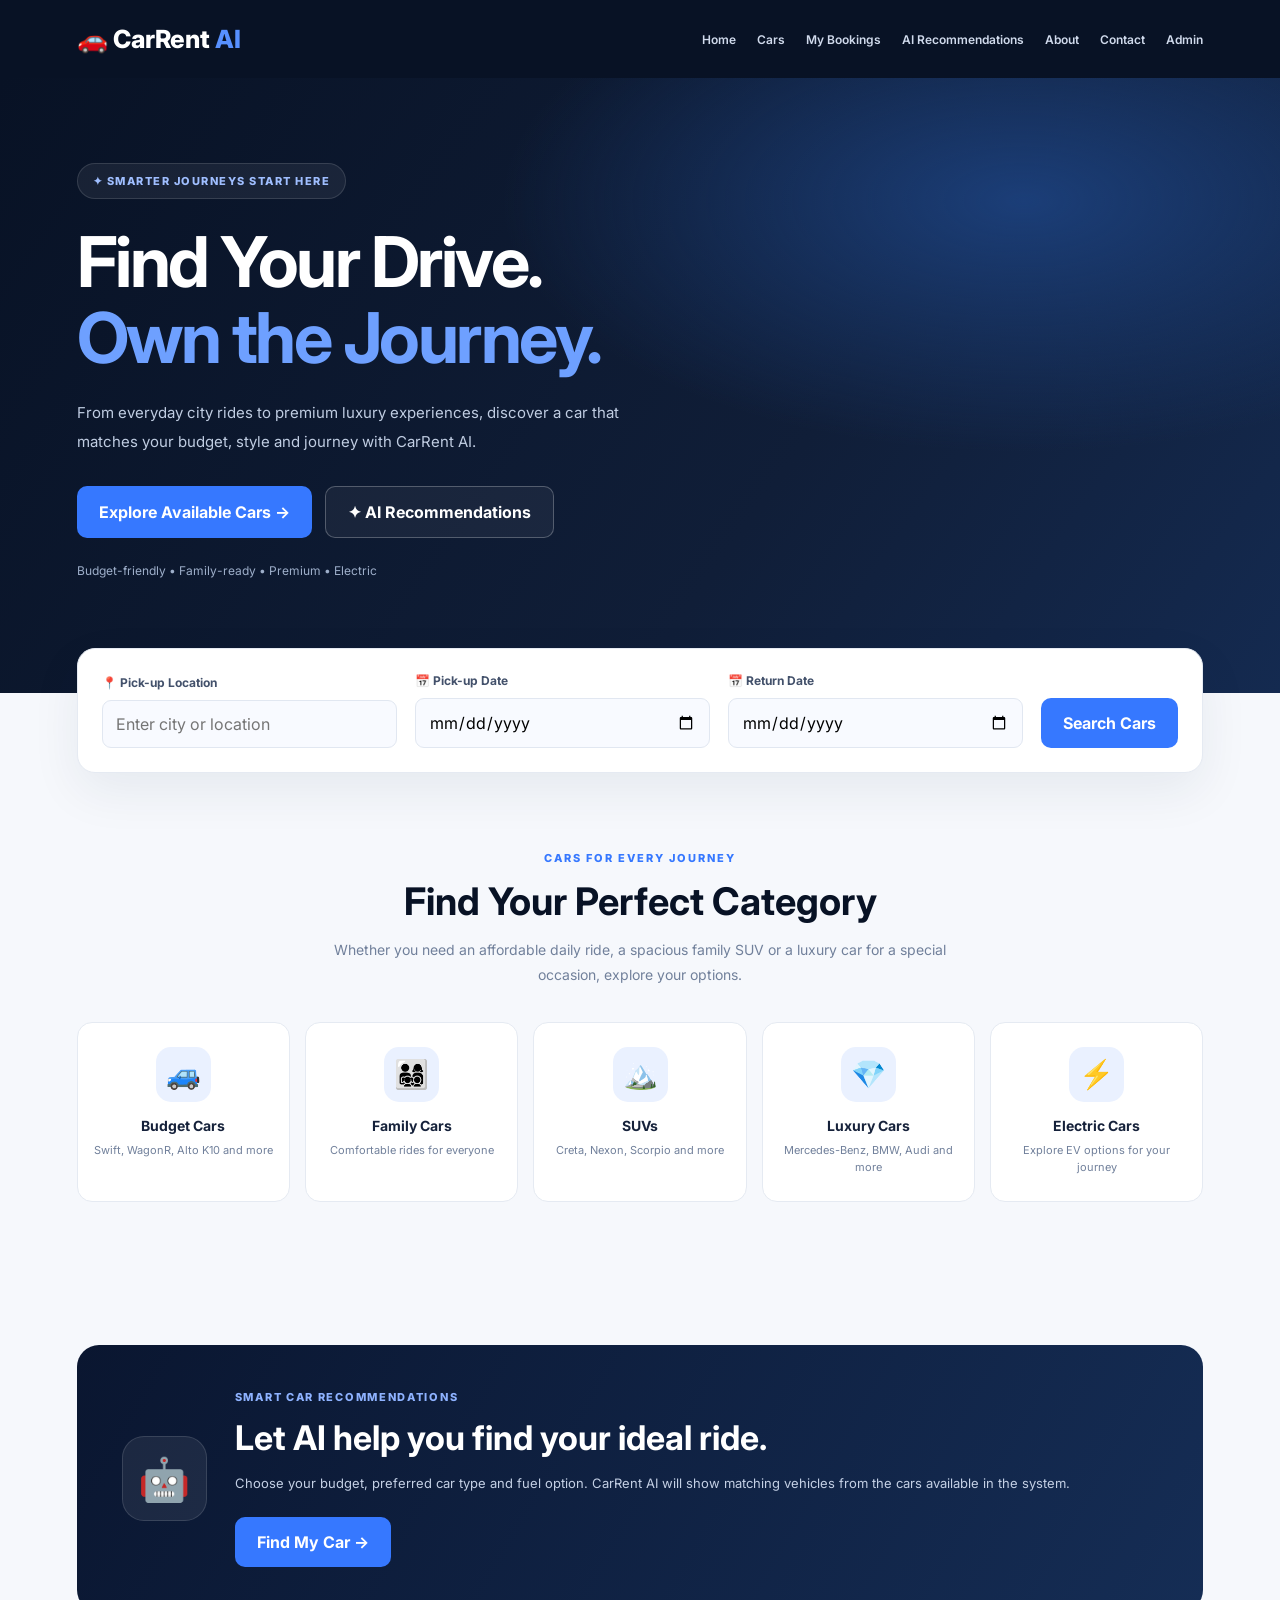
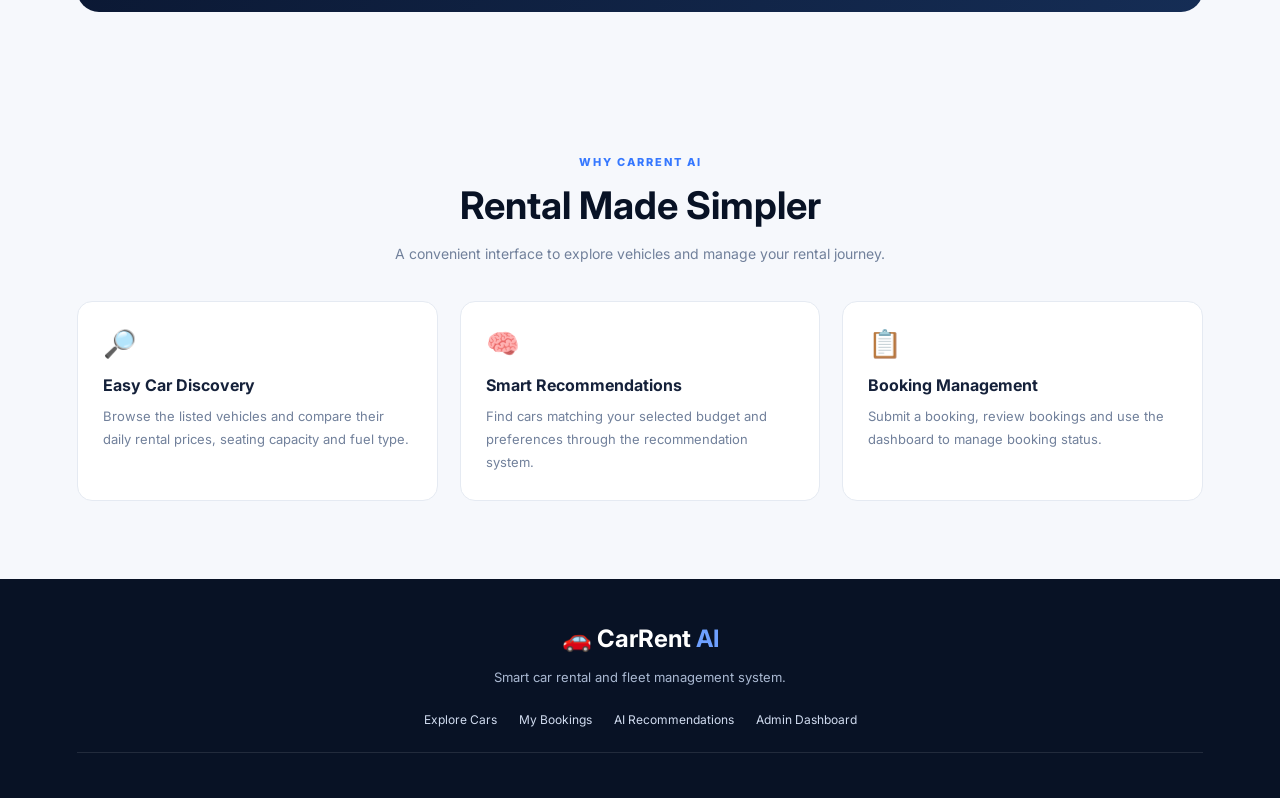
<file: templates/index.html>
<!DOCTYPE html>
<html lang="en">
<head>
    <meta charset="UTF-8">
    <meta name="viewport" content="width=device-width, initial-scale=1.0">
    <title>CarRent AI | Premium Car Rental</title>

    <link rel="preconnect" href="https://fonts.googleapis.com">
    <link rel="preconnect" href="https://fonts.gstatic.com" crossorigin>
    <link href="https://fonts.googleapis.com/css2?family=Inter:wght@400;500;600;700;800&display=swap" rel="stylesheet">

    <style>
        :root {
            --navy: #081225;
            --blue: #3678ff;
            --blue-light: #eaf1ff;
            --text: #15213a;
            --muted: #71809b;
            --border: #e5eaf2;
            --bg: #f6f8fc;
        }

        * {
            margin: 0;
            padding: 0;
            box-sizing: border-box;
        }

        html { scroll-behavior: smooth; }

        body {
            font-family: 'Inter', Arial, sans-serif;
            background: var(--bg);
            color: var(--text);
        }

        a { text-decoration: none; }
        button, input { font: inherit; }

        .navbar {
            min-height: 78px;
            padding: 16px 6%;
            background: var(--navy);
            display: flex;
            align-items: center;
            justify-content: space-between;
            gap: 24px;
            flex-wrap: wrap;
        }

        .logo {
            color: white;
            font-size: 25px;
            font-weight: 800;
        }

        .logo span { color: #5790ff; }

        .nav-links {
            display: flex;
            align-items: center;
            justify-content: center;
            flex-wrap: wrap;
            gap: 21px;
        }

        .nav-links a {
            color: #d0daec;
            font-size: 12px;
            font-weight: 600;
        }

        .nav-links a:hover { color: #70a1ff; }

        .nav-links .nav-cta {
            background: var(--blue);
            color: white;
            padding: 12px 17px;
            border-radius: 9px;
        }

        .hero {
            padding: 85px 6% 115px;
            background:
                radial-gradient(ellipse at 80% 20%, #1b3e78 0%, transparent 36%),
                linear-gradient(125deg, #081225 0%, #101e38 62%, #142a50 100%);
            color: white;
        }

        .hero-content {
            max-width: 720px;
        }

        .eyebrow {
            display: inline-block;
            color: #9fbeff;
            background: #ffffff10;
            border: 1px solid #ffffff20;
            border-radius: 30px;
            padding: 10px 15px;
            font-size: 11px;
            font-weight: 800;
            letter-spacing: 1.5px;
            margin-bottom: 25px;
        }

        .hero h1 {
            font-size: clamp(42px, 6vw, 70px);
            line-height: 1.08;
            letter-spacing: -2.5px;
            margin-bottom: 24px;
        }

        .hero h1 span { color: #6ea0ff; }

        .hero-text {
            max-width: 560px;
            color: #c0cde2;
            line-height: 1.9;
            font-size: 15px;
            margin-bottom: 30px;
        }

        .buttons {
            display: flex;
            flex-wrap: wrap;
            gap: 13px;
        }

        .primary-btn, .secondary-btn, .search-btn, .ai-btn {
            border: 0;
            cursor: pointer;
            font-weight: 700;
            border-radius: 10px;
            padding: 15px 22px;
        }

        .primary-btn, .search-btn, .ai-btn {
            color: white;
            background: var(--blue);
        }

        .primary-btn:hover, .search-btn:hover, .ai-btn:hover {
            background: #205fe4;
            transform: translateY(-2px);
        }

        .secondary-btn {
            color: white;
            background: #ffffff0d;
            border: 1px solid #ffffff40;
        }

        .hero-note {
            margin-top: 25px;
            color: #9eafca;
            font-size: 12px;
        }

        .search-section {
            padding: 0 6%;
            margin-top: -45px;
            position: relative;
        }

        .search-box {
            max-width: 1180px;
            margin: auto;
            background: white;
            padding: 24px;
            border-radius: 18px;
            box-shadow: 0 18px 50px #13264a12;
            border: 1px solid var(--border);
            display: grid;
            grid-template-columns: repeat(3, minmax(0, 1fr)) auto;
            align-items: end;
            gap: 18px;
        }

        .search-item label {
            display: block;
            color: #43516b;
            font-size: 12px;
            font-weight: 700;
            margin-bottom: 10px;
        }

        .search-item input {
            width: 100%;
            min-width: 0;
            padding: 13px;
            background: #f8faff;
            border: 1px solid #e1e7f1;
            border-radius: 9px;
            outline: none;
        }

        .search-btn { min-height: 46px; }

        .section { padding: 78px 6%; }

        .section-heading {
            text-align: center;
            margin-bottom: 34px;
        }

        .section-title {
            color: var(--blue);
            font-size: 11px;
            font-weight: 800;
            letter-spacing: 2px;
            margin-bottom: 13px;
        }

        .section-heading h2 {
            font-size: clamp(27px, 4vw, 38px);
            color: var(--navy);
        }

        .section-description {
            color: var(--muted);
            font-size: 14px;
            line-height: 1.8;
            max-width: 620px;
            margin: 13px auto 0;
        }

        .category-grid {
            max-width: 1180px;
            margin: auto;
            display: grid;
            grid-template-columns: repeat(5, minmax(0, 1fr));
            gap: 15px;
        }

        .category-card {
            padding: 24px 16px;
            background: white;
            border: 1px solid var(--border);
            border-radius: 15px;
            text-align: center;
            color: var(--text);
            transition: 0.25s ease;
        }

        .category-card:hover {
            border-color: #9bbaff;
            transform: translateY(-4px);
            box-shadow: 0 14px 28px #18386c12;
        }

        .category-icon {
            width: 55px;
            height: 55px;
            margin: 0 auto 15px;
            border-radius: 15px;
            background: var(--blue-light);
            display: grid;
            place-items: center;
            font-size: 28px;
        }

        .category-card h3 {
            font-size: 14px;
            margin-bottom: 8px;
        }

        .category-card p {
            font-size: 11px;
            color: var(--muted);
            line-height: 1.6;
        }

        .ai-section {
            padding: 65px 6%;
        }

        .ai-content {
            max-width: 1180px;
            margin: auto;
            background: linear-gradient(120deg, #0a1630, #152d55);
            border-radius: 22px;
            padding: 45px;
            color: white;
            display: flex;
            align-items: center;
            gap: 28px;
        }

        .ai-icon {
            flex-shrink: 0;
            width: 85px;
            height: 85px;
            display: grid;
            place-items: center;
            border-radius: 22px;
            background: #ffffff12;
            border: 1px solid #ffffff20;
            font-size: 42px;
        }

        .ai-title {
            color: #8eb2ff;
            font-size: 11px;
            font-weight: 800;
            letter-spacing: 1.7px;
            margin-bottom: 12px;
        }

        .ai-content h2 {
            font-size: clamp(24px, 4vw, 34px);
            line-height: 1.3;
            margin-bottom: 12px;
        }

        .ai-content p:not(.ai-title) {
            color: #c4d0e5;
            line-height: 1.8;
            font-size: 13px;
            margin-bottom: 22px;
        }

        .features {
            max-width: 1180px;
            margin: auto;
            display: grid;
            grid-template-columns: repeat(3, minmax(0, 1fr));
            gap: 22px;
        }

        .feature-card {
            background: white;
            border: 1px solid var(--border);
            padding: 25px;
            border-radius: 15px;
        }

        .feature-icon {
            font-size: 27px;
            margin-bottom: 15px;
        }

        .feature-card h3 {
            font-size: 16px;
            margin-bottom: 10px;
        }

        .feature-card p {
            color: var(--muted);
            font-size: 13px;
            line-height: 1.8;
        }

        footer {
            padding: 45px 6% 25px;
            background: var(--navy);
            color: white;
            text-align: center;
        }

        footer h3 {
            font-size: 24px;
            margin-bottom: 13px;
        }

        footer p {
            color: #aab9d2;
            font-size: 13px;
            line-height: 1.8;
        }

        .footer-links {
            display: flex;
            justify-content: center;
            flex-wrap: wrap;
            gap: 22px;
            margin: 23px 0;
        }

        .footer-links a {
            color: #d1dcf0;
            font-size: 12px;
        }

        .copyright {
            border-top: 1px solid #ffffff1b;
            padding-top: 20px;
            margin-top: 25px;
            font-size: 11px;
        }

        @media (max-width: 1000px) {
            .navbar { justify-content: center; }
            .nav-links { gap: 14px; }

            .category-grid {
                grid-template-columns: repeat(3, minmax(0, 1fr));
            }

            .search-box {
                grid-template-columns: repeat(2, minmax(0, 1fr));
            }
        }

        @media (max-width: 600px) {
            .navbar { padding: 18px 5%; }
            .logo { font-size: 23px; }
            .nav-links { gap: 13px; }
            .nav-links a { font-size: 11px; }
            .hero { padding: 65px 6% 85px; }
            .hero h1 { letter-spacing: -1.5px; }
            .section { padding: 58px 6%; }

            .search-box { grid-template-columns: 1fr; }
            .search-btn { width: 100%; }

            .category-grid {
                grid-template-columns: repeat(2, minmax(0, 1fr));
            }

            .features { grid-template-columns: 1fr; }

            .ai-content {
                padding: 28px 22px;
                flex-direction: column;
                align-items: flex-start;
            }

            .ai-icon {
                width: 65px;
                height: 65px;
                font-size: 32px;
            }

            .primary-btn, .secondary-btn {
                padding: 14px 16px;
            }
        }
    </style>
</head>

<body>

    <nav class="navbar">
        <a class="logo" href="/dashboard">🚗 CarRent <span>AI</span></a>

        <div class="nav-links">
            <a href="/dashboard">Home</a>
            <a href="/cars">Cars</a>
            <a href="/my-bookings">My Bookings</a>
            <a href="/recommendations">AI Recommendations</a>
            <a href="#about">About</a>
            <a href="#contact">Contact</a>
            <a href="/admin">Admin</a>
        </div>
    </nav>

    <section class="hero">
        <div class="hero-content">
            <div class="eyebrow">✦ SMARTER JOURNEYS START HERE</div>

            <h1>Find Your Drive.<br><span>Own the Journey.</span></h1>

            <p class="hero-text">
                From everyday city rides to premium luxury experiences,
                discover a car that matches your budget, style and journey
                with CarRent AI.
            </p>

            <div class="buttons">
                <button class="primary-btn"
                        onclick="window.location.href='/cars'">
                    Explore Available Cars →
                </button>

                <button class="secondary-btn"
                        onclick="window.location.href='/recommendations'">
                    ✦ AI Recommendations
                </button>
            </div>

            <p class="hero-note">
                Budget-friendly • Family-ready • Premium • Electric
            </p>
        </div>
    </section>

    <section class="search-section">
        <div class="search-box">
            <div class="search-item">
                <label for="location">📍 Pick-up Location</label>
                <input id="location" type="text"
                       placeholder="Enter city or location">
            </div>

            <div class="search-item">
                <label for="pickup">📅 Pick-up Date</label>
                <input id="pickup" type="date">
            </div>

            <div class="search-item">
                <label for="return">📅 Return Date</label>
                <input id="return" type="date">
            </div>

            <button class="search-btn" onclick="searchCars()">
                Search Cars
            </button>
        </div>
    </section>

    <!-- Car cards have been removed from the Home page. -->

    <section class="section" id="about">
        <div class="section-heading">
            <p class="section-title">CARS FOR EVERY JOURNEY</p>
            <h2>Find Your Perfect Category</h2>
            <p class="section-description">
                Whether you need an affordable daily ride, a spacious family
                SUV or a luxury car for a special occasion, explore your options.
            </p>
        </div>

        <div class="category-grid">
            <a href="/cars" class="category-card">
                <div class="category-icon">🚙</div>
                <h3>Budget Cars</h3>
                <p>Swift, WagonR, Alto K10 and more</p>
            </a>

            <a href="/cars" class="category-card">
                <div class="category-icon">👨‍👩‍👧‍👦</div>
                <h3>Family Cars</h3>
                <p>Comfortable rides for everyone</p>
            </a>

            <a href="/cars" class="category-card">
                <div class="category-icon">🏔️</div>
                <h3>SUVs</h3>
                <p>Creta, Nexon, Scorpio and more</p>
            </a>

            <a href="/cars" class="category-card">
                <div class="category-icon">💎</div>
                <h3>Luxury Cars</h3>
                <p>Mercedes-Benz, BMW, Audi and more</p>
            </a>

            <a href="/cars" class="category-card">
                <div class="category-icon">⚡</div>
                <h3>Electric Cars</h3>
                <p>Explore EV options for your journey</p>
            </a>
        </div>
    </section>

    <section class="ai-section">
        <div class="ai-content">
            <div class="ai-icon">🤖</div>

            <div>
                <p class="ai-title">SMART CAR RECOMMENDATIONS</p>
                <h2>Let AI help you find your ideal ride.</h2>

                <p>
                    Choose your budget, preferred car type and fuel option.
                    CarRent AI will show matching vehicles from the cars
                    available in the system.
                </p>

                <button class="ai-btn"
                        onclick="window.location.href='/recommendations'">
                    Find My Car →
                </button>
            </div>
        </div>
    </section>

    <section class="section">
        <div class="section-heading">
            <p class="section-title">WHY CARRENT AI</p>
            <h2>Rental Made Simpler</h2>
            <p class="section-description">
                A convenient interface to explore vehicles and manage
                your rental journey.
            </p>
        </div>

        <div class="features">
            <div class="feature-card">
                <div class="feature-icon">🔎</div>
                <h3>Easy Car Discovery</h3>
                <p>
                    Browse the listed vehicles and compare their daily
                    rental prices, seating capacity and fuel type.
                </p>
            </div>

            <div class="feature-card">
                <div class="feature-icon">🧠</div>
                <h3>Smart Recommendations</h3>
                <p>
                    Find cars matching your selected budget and
                    preferences through the recommendation system.
                </p>
            </div>

            <div class="feature-card">
                <div class="feature-icon">📋</div>
                <h3>Booking Management</h3>
                <p>
                    Submit a booking, review bookings and use the
                    dashboard to manage booking status.
                </p>
            </div>
        </div>
    </section>

    <footer id="contact">
        <h3>🚗 CarRent <span style="color:#6ea0ff;">AI</span></h3>
        <p>Smart car rental and fleet management system.</p>

        <div class="footer-links">
            <a href="/cars">Explore Cars</a>
            <a href="/my-bookings">My Bookings</a>
            <a href="/recommendations">AI Recommendations</a>
            <a href="/admin">Admin Dashboard</a>
        </div>

        <p class="copyright">
        
        </p>
    </footer>

    <script>
        function searchCars() {
            const pickup = document.getElementById("pickup").value;
            const returning = document.getElementById("return").value;

            if (pickup && returning && returning <= pickup) {
                alert("Return date must be after the pick-up date.");
                return;
            }

            // Current backend sends the user to the Cars page.
            window.location.href = "/cars";
        }

        const pickupInput = document.getElementById("pickup");
        const returnInput = document.getElementById("return");

        pickupInput.addEventListener("change", function () {
            returnInput.min = pickupInput.value;

            if (returnInput.value && returnInput.value <= pickupInput.value) {
                returnInput.value = "";
            }
        });
    </script>

</body>
</html>
</file>
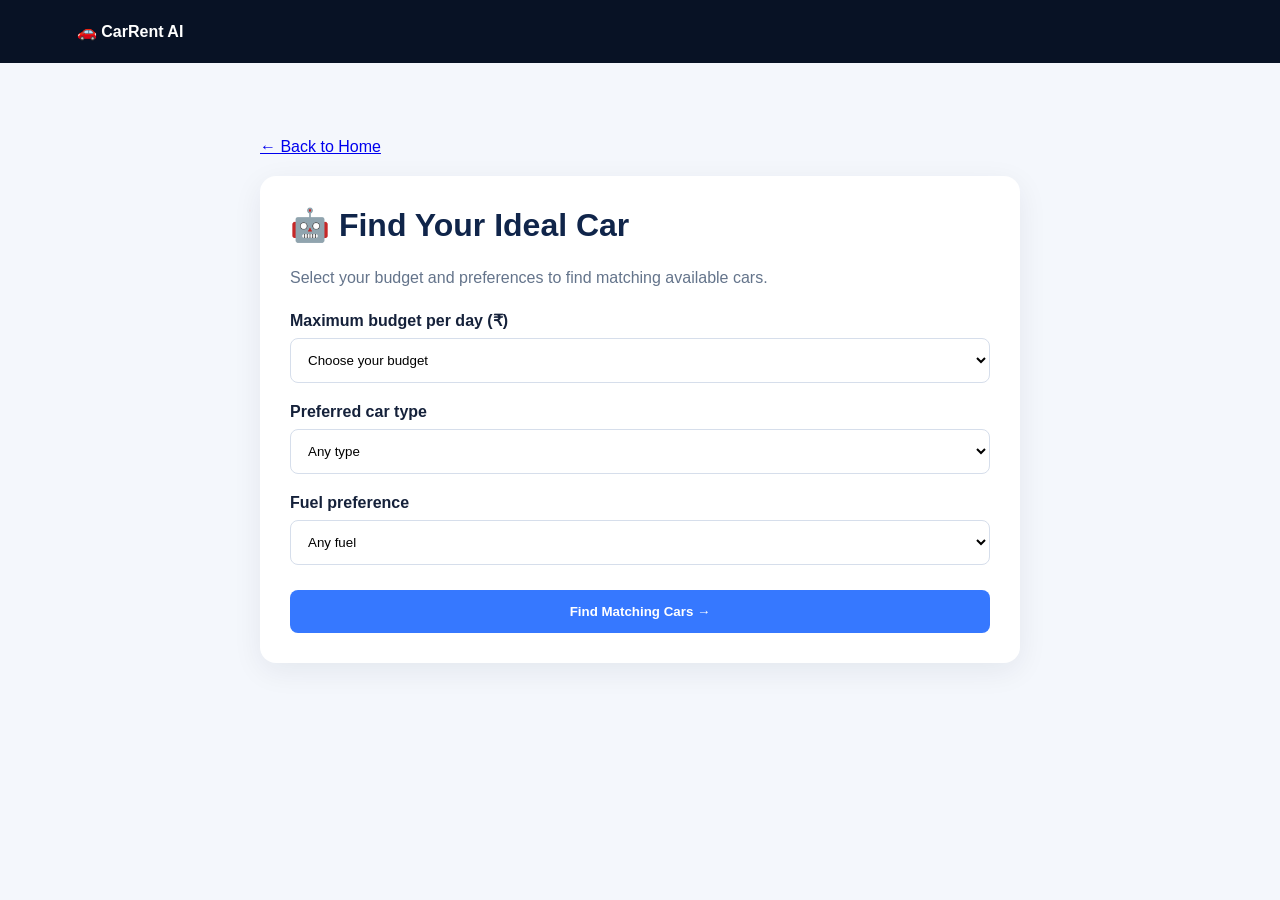
<file: templates/recommendations.html>
<!DOCTYPE html>
<html lang="en">
<head>
    <meta charset="UTF-8">
    <meta name="viewport" content="width=device-width, initial-scale=1.0">
    <title>AI Car Recommendations | CarRent AI</title>
    <style>
        * { box-sizing: border-box; }
        body {
            margin: 0;
            font-family: Arial, sans-serif;
            background: #f4f7fc;
            color: #15213a;
        }
        header {
            background: #081225;
            padding: 22px 6%;
            color: white;
        }
        header a { color: white; text-decoration: none; }
        main {
            max-width: 800px;
            margin: 55px auto;
            padding: 20px;
        }
        .card {
            background: white;
            padding: 30px;
            border-radius: 16px;
            box-shadow: 0 8px 30px #15213a12;
        }
        h1 { margin-top: 0; color: #10254a; }
        p { color: #64748b; line-height: 1.6; }
        label {
            display: block;
            font-weight: bold;
            margin: 20px 0 8px;
        }
        select, input {
            width: 100%;
            padding: 13px;
            border: 1px solid #d6deeb;
            border-radius: 8px;
            background: white;
        }
        button {
            width: 100%;
            margin-top: 25px;
            padding: 14px;
            background: #3678ff;
            color: white;
            border: 0;
            border-radius: 8px;
            font-weight: bold;
            cursor: pointer;
        }
        button:hover { background: #205fe4; }
        .back { display: inline-block; margin-bottom: 20px; }
    </style>
</head>
<body>
    <header>
        <a href="/dashboard"><strong>🚗 CarRent AI</strong></a>
    </header>

    <main>
        <a class="back" href="/dashboard">← Back to Home</a>

        <div class="card">
            <h1>🤖 Find Your Ideal Car</h1>
            <p>Select your budget and preferences to find matching available cars.</p>

            <form action="/recommend-cars" method="POST">
                <label for="budget">Maximum budget per day (₹)</label>
                <select id="budget" name="budget" required>
                    <option value="">Choose your budget</option>
                    <option value="1500">Up to ₹1,500</option>
                    <option value="2500">Up to ₹2,500</option>
                    <option value="3500">Up to ₹3,500</option>
                    <option value="5000">Up to ₹5,000</option>
                    <option value="10000">Up to ₹10,000</option>
                </select>

                <label for="car_type">Preferred car type</label>
                <select id="car_type" name="car_type">
                    <option value="Any">Any type</option>
                    <option value="Hatchback">Hatchback</option>
                    <option value="Sedan">Sedan</option>
                    <option value="SUV">SUV</option>
                </select>

                <label for="fuel">Fuel preference</label>
                <select id="fuel" name="fuel">
                    <option value="Any">Any fuel</option>
                    <option value="Petrol">Petrol</option>
                    <option value="Diesel">Diesel</option>
                    <option value="Electric">Electric</option>
                    <option value="CNG">CNG</option>
                </select>

                <button type="submit">Find Matching Cars →</button>
            </form>
        </div>
    </main>
</body>
</html>
</file>
